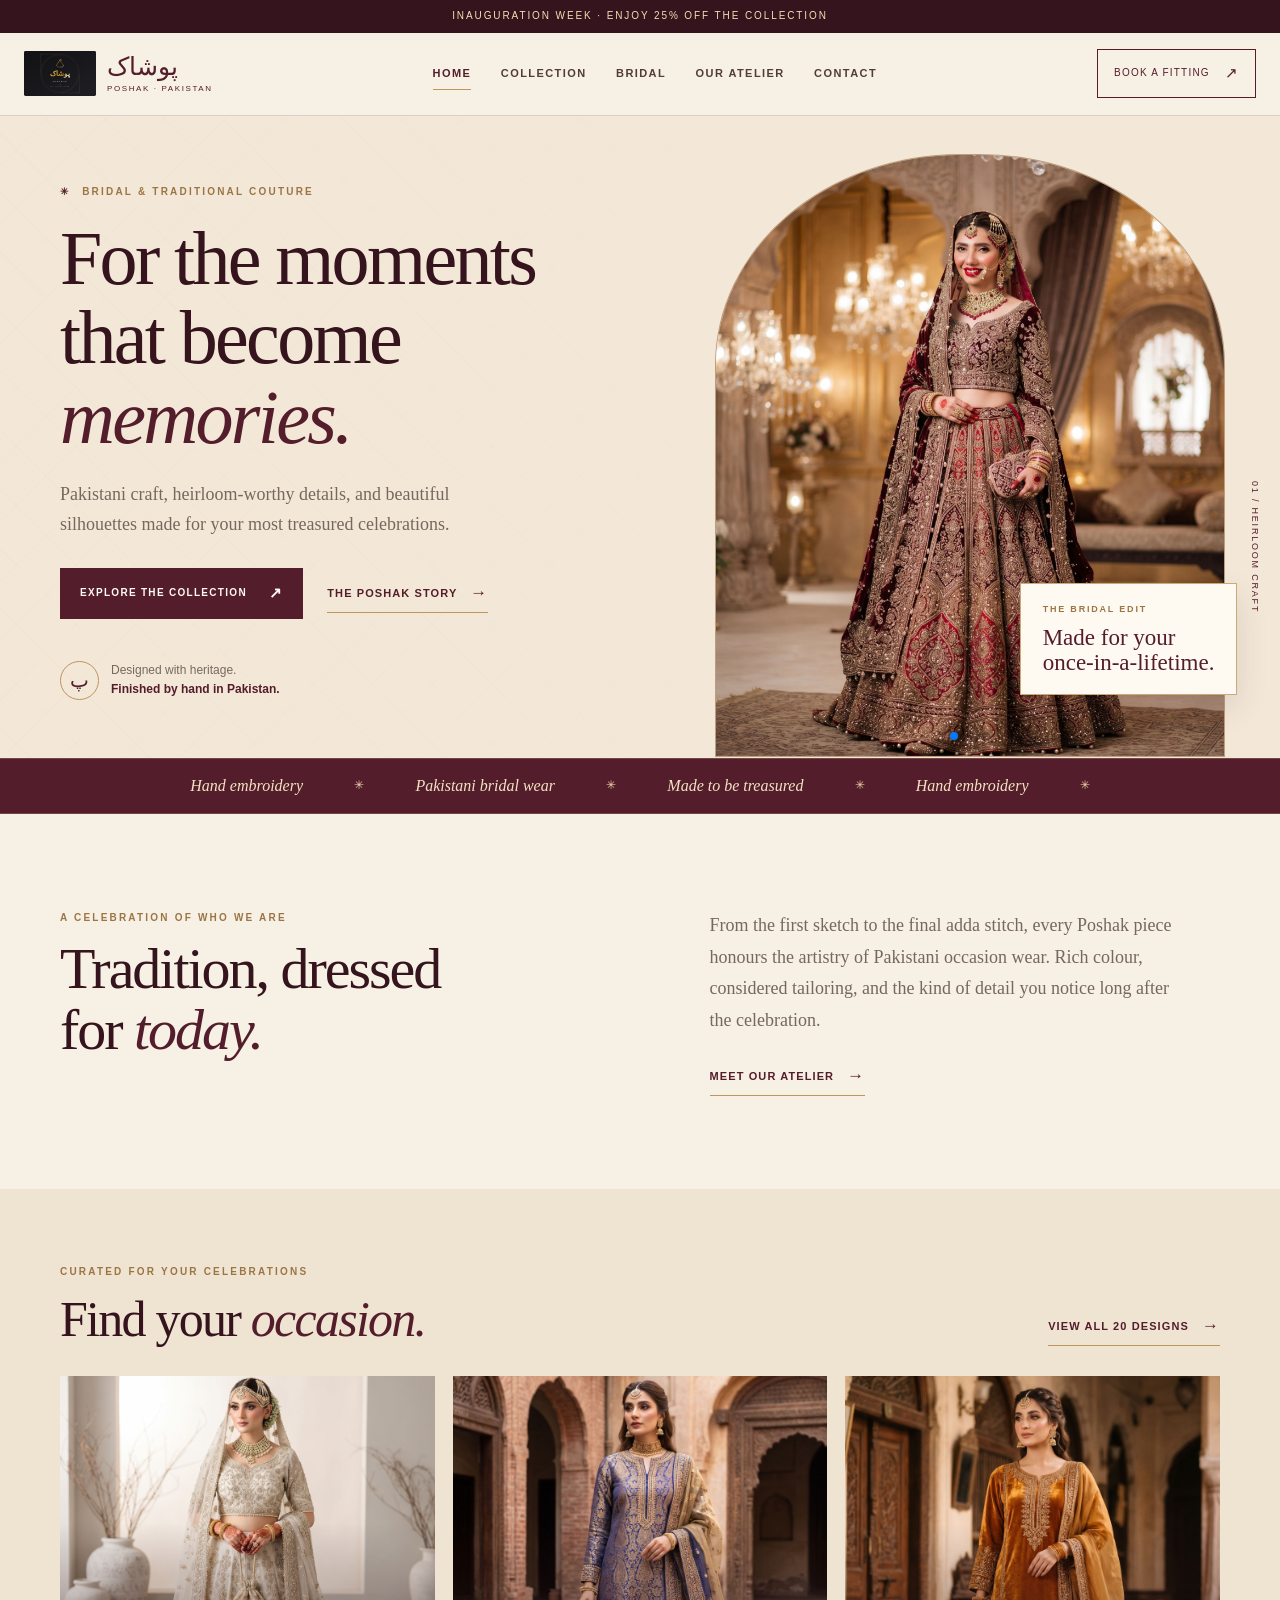
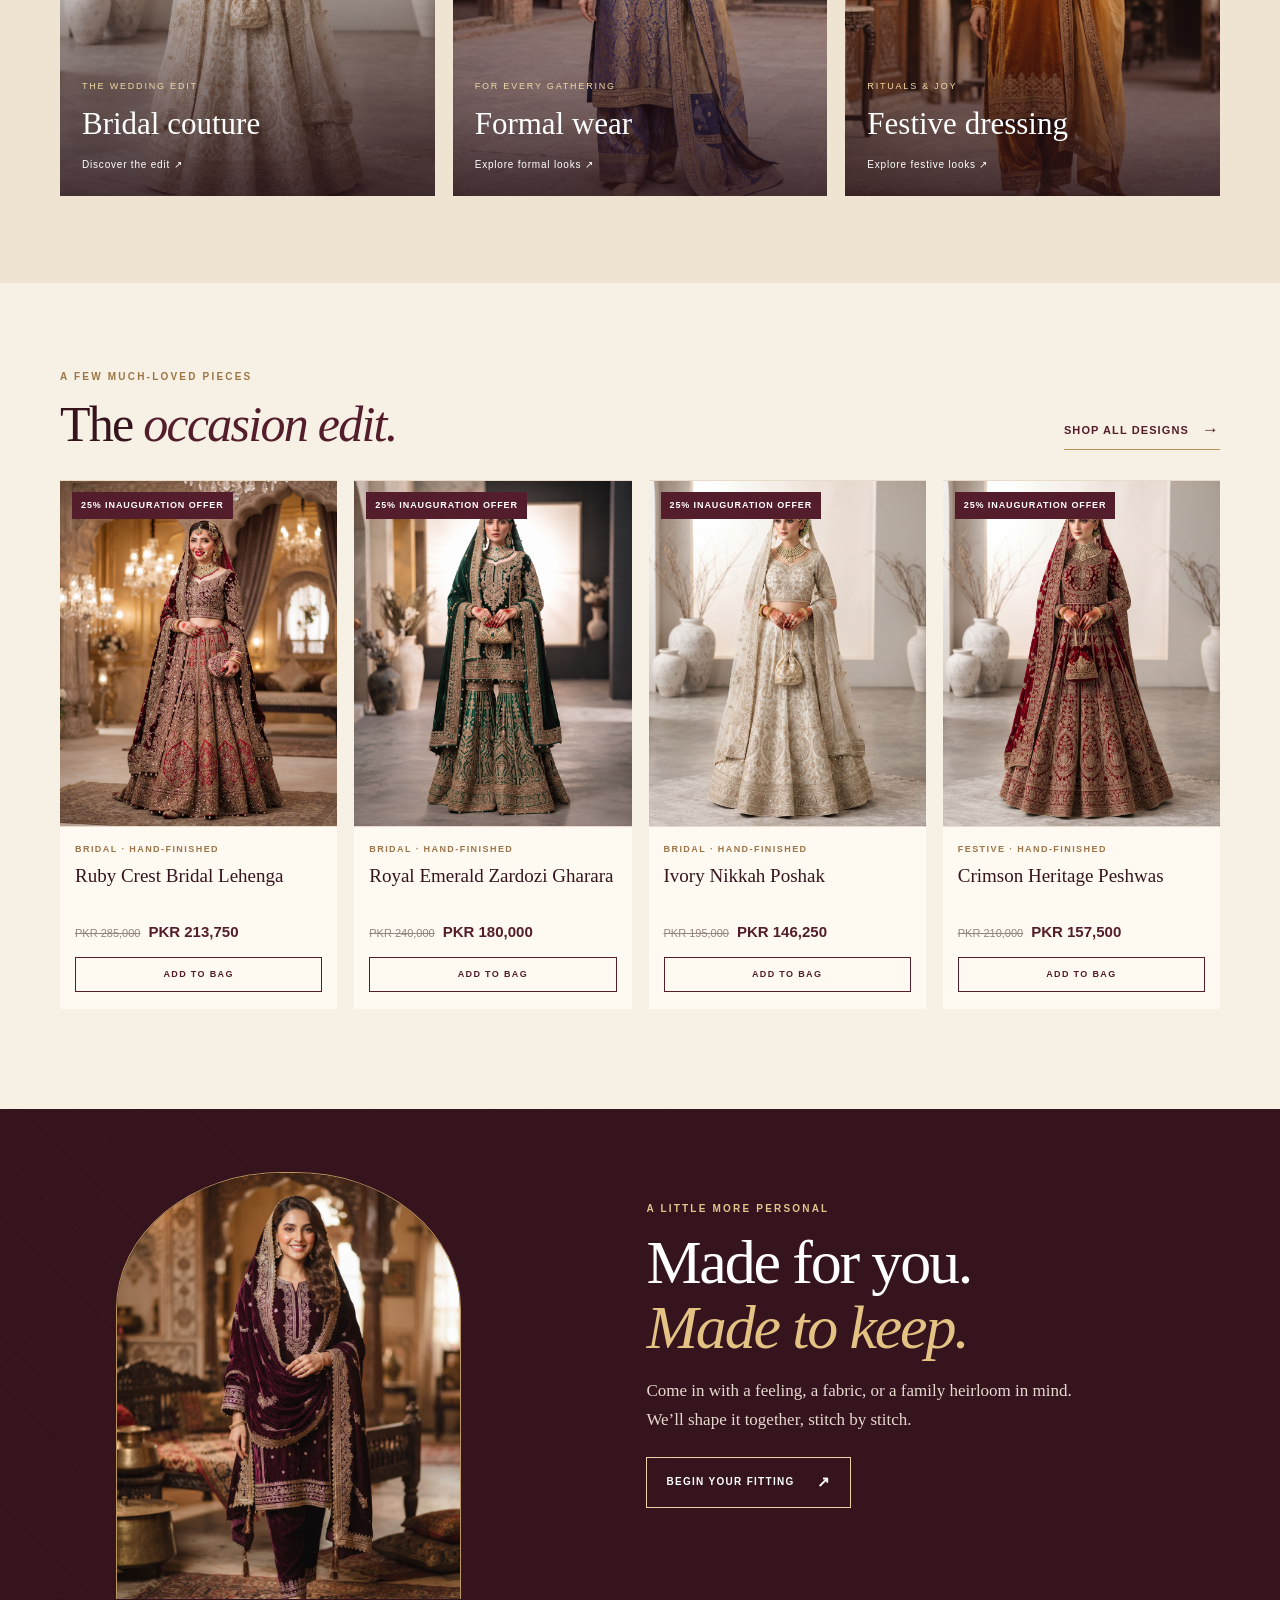
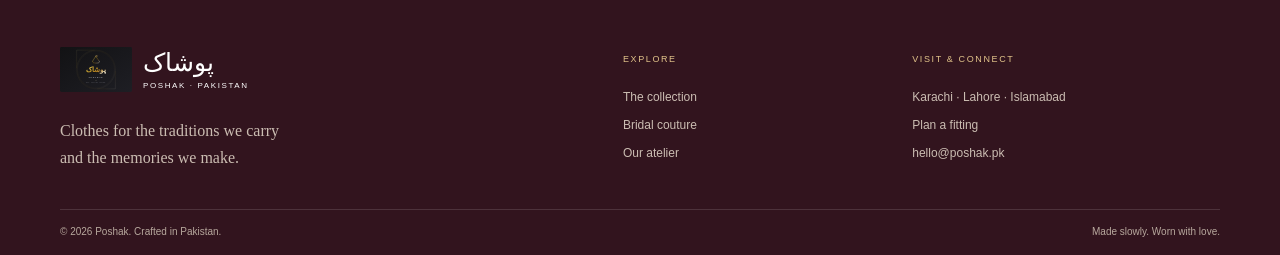
<file: index.html>
<!doctype html>
<html lang="en">
<head>
  <meta charset="utf-8">
  <meta name="viewport" content="width=device-width, initial-scale=1">
  <meta name="description" content="Poshak — Pakistani bridal and traditional wear, shaped by heritage and hand-finished for your celebrations.">
  <title>Poshak | Pakistani Bridal & Traditional Wear</title>
  <link rel="icon" href="assets/images/brand-mark.svg" type="image/svg+xml">
  <link rel="stylesheet" href="assets/vendor/swiper/swiper-bundle.min.css">
  <link rel="stylesheet" href="assets/vendor/aos/aos.css">
  <link rel="stylesheet" href="assets/vendor/lightbox/css/lightbox.min.css">
  <link rel="stylesheet" href="assets/css/tailwind.css">
  <link rel="stylesheet" href="assets/css/styles.css">
  <script defer src="assets/vendor/jquery/jquery.min.js"></script>
  <script defer src="assets/vendor/swiper/swiper-bundle.min.js"></script>
  <script defer src="assets/vendor/aos/aos.js"></script>
  <script defer src="assets/vendor/lightbox/js/lightbox.min.js"></script>
  <script defer src="assets/js/main.js"></script>
</head>
<body data-page="home">
  <div class="announcement">Inauguration week · Enjoy 25% off the collection</div>
  <header class="site-header">
    <div class="header-inner">
      <a class="brand" href="index.html" aria-label="Poshak home">
        <img src="assets/images/brand-mark.svg" alt="">
        <span><b>پوشاک</b><small>POSHAK · PAKISTAN</small></span>
      </a>
      <button class="menu-toggle" aria-label="Open navigation" aria-expanded="false">☰</button>
      <nav class="site-nav">
        <a class="current" href="index.html">Home</a>
        <a href="collection.html">Collection</a>
        <a href="bridal.html">Bridal</a>
        <a href="atelier.html">Our atelier</a>
        <a href="contact.html">Contact</a>
      </nav>
      <a class="header-appointment" href="contact.html">Book a fitting <span>↗</span></a>
    </div>
  </header>
  <main>
    <section class="hero">
      <div class="hero-copy">
        <p class="eyebrow"><span class="ornament">✳</span> Bridal & traditional couture</p>
        <h1>For the moments<br>that become <em>memories.</em></h1>
        <p class="hero-description">Pakistani craft, heirloom-worthy details, and beautiful silhouettes made for your most treasured celebrations.</p>
        <div class="hero-actions">
          <a class="button button-dark" href="collection.html">Explore the collection <span>↗</span></a>
          <a class="text-link" href="atelier.html">The Poshak story <span>→</span></a>
        </div>
        <div class="hero-note"><span class="mini-seal">پ</span><span>Designed with heritage.<br><b>Finished by hand in Pakistan.</b></span></div>
      </div>
      <div class="hero-art">
        <div class="arch-frame swiper hero-swiper">
          <div class="swiper-wrapper">
            <div class="swiper-slide"><img src="assets/images/web/Ruby Crest Bridal Lehenga.jpg" alt="Ruby Crest bridal lehenga"></div>
            <div class="swiper-slide"><img src="assets/images/web/Royal Emerald Zardozi Gharara.jpg" alt="Royal Emerald Zardozi Gharara"></div>
            <div class="swiper-slide"><img src="assets/images/web/Ivory Nikkah Poshak.jpg" alt="Ivory Nikkah Poshak"></div>
          </div>
          <div class="swiper-pagination"></div>
        </div>
        <div class="floating-note"><span>THE BRIDAL EDIT</span><b>Made for your<br>once-in-a-lifetime.</b></div>
        <span class="art-caption">01 / HEIRLOOM CRAFT</span>
      </div>
    </section>
    <div class="marquee"><span>Hand embroidery</span><i>✳</i><span>Pakistani bridal wear</span><i>✳</i><span>Made to be treasured</span><i>✳</i><span>Hand embroidery</span><i>✳</i></div>
    <section class="home-intro section-wrap">
      <div class="intro-heading"><p class="eyebrow">A celebration of who we are</p><h2>Tradition, dressed<br>for <em>today.</em></h2></div>
      <div class="intro-body"><p>From the first sketch to the final adda stitch, every Poshak piece honours the artistry of Pakistani occasion wear. Rich colour, considered tailoring, and the kind of detail you notice long after the celebration.</p><a class="text-link" href="atelier.html">Meet our atelier <span>→</span></a></div>
    </section>
    <section class="home-collections">
      <div class="section-wrap" data-aos="fade-up">
        <div class="section-heading"><div><p class="eyebrow">Curated for your celebrations</p><h2>Find your <em>occasion.</em></h2></div><a class="text-link" href="collection.html">View all 20 designs <span>→</span></a></div>
        <div class="category-grid">
          <a class="category-card" href="bridal.html"><img src="assets/images/web/Ivory Nikkah Poshak.jpg" alt="Ivory Nikkah Poshak"><span class="category-shade"></span><span class="category-caption"><small>THE WEDDING EDIT</small><b>Bridal couture</b><i>Discover the edit ↗</i></span></a>
          <a class="category-card" href="collection.html?category=Formal"><img src="assets/images/web/Royal Jamawar Kurta Set.jpg" alt="Royal Jamawar Kurta Set"><span class="category-shade"></span><span class="category-caption"><small>FOR EVERY GATHERING</small><b>Formal wear</b><i>Explore formal looks ↗</i></span></a>
          <a class="category-card" href="collection.html?category=Festive"><img src="assets/images/web/Golden Amber Velvet Shalwar Kameez.jpg" alt="Golden Amber Velvet Shalwar Kameez"><span class="category-shade"></span><span class="category-caption"><small>RITUALS & JOY</small><b>Festive dressing</b><i>Explore festive looks ↗</i></span></a>
        </div>
      </div>
    </section>
    <section class="featured-section section-wrap">
      <div class="section-heading"><div><p class="eyebrow">A few much-loved pieces</p><h2>The <em>occasion edit.</em></h2></div><a class="text-link" href="collection.html">Shop all designs <span>→</span></a></div>
      <div class="product-grid" id="productGrid" data-limit="4" data-aos="fade-up"></div>
    </section>
    <section class="craft-banner">
      <div class="craft-art" data-aos="fade-right"><img src="assets/images/web/Plum Velvet Winter Shawl Suit.jpg" alt="Plum Velvet Winter Shawl Suit"></div>
      <div class="craft-copy"><p class="eyebrow">A little more personal</p><h2>Made for you.<br><em>Made to keep.</em></h2><p>Come in with a feeling, a fabric, or a family heirloom in mind. We’ll shape it together, stitch by stitch.</p><a class="button button-light" href="contact.html">Begin your fitting <span>↗</span></a></div>
    </section>
  </main>
  <footer class="site-footer">
    <div class="footer-main"><div class="footer-brand"><a class="brand brand-light" href="index.html"><img src="assets/images/brand-mark.svg" alt=""><span><b>پوشاک</b><small>POSHAK · PAKISTAN</small></span></a><p>Clothes for the traditions we carry<br>and the memories we make.</p></div><div><h3>Explore</h3><a href="collection.html">The collection</a><a href="bridal.html">Bridal couture</a><a href="atelier.html">Our atelier</a></div><div><h3>Visit & connect</h3><p>Karachi · Lahore · Islamabad</p><a href="contact.html">Plan a fitting</a><a href="mailto:hello@poshak.pk">hello@poshak.pk</a></div></div>
    <div class="footer-bottom"><span>© <span data-year></span> Poshak. Crafted in Pakistan.</span><span>Made slowly. Worn with love.</span></div>
  </footer>
</body>
</html>
</file>
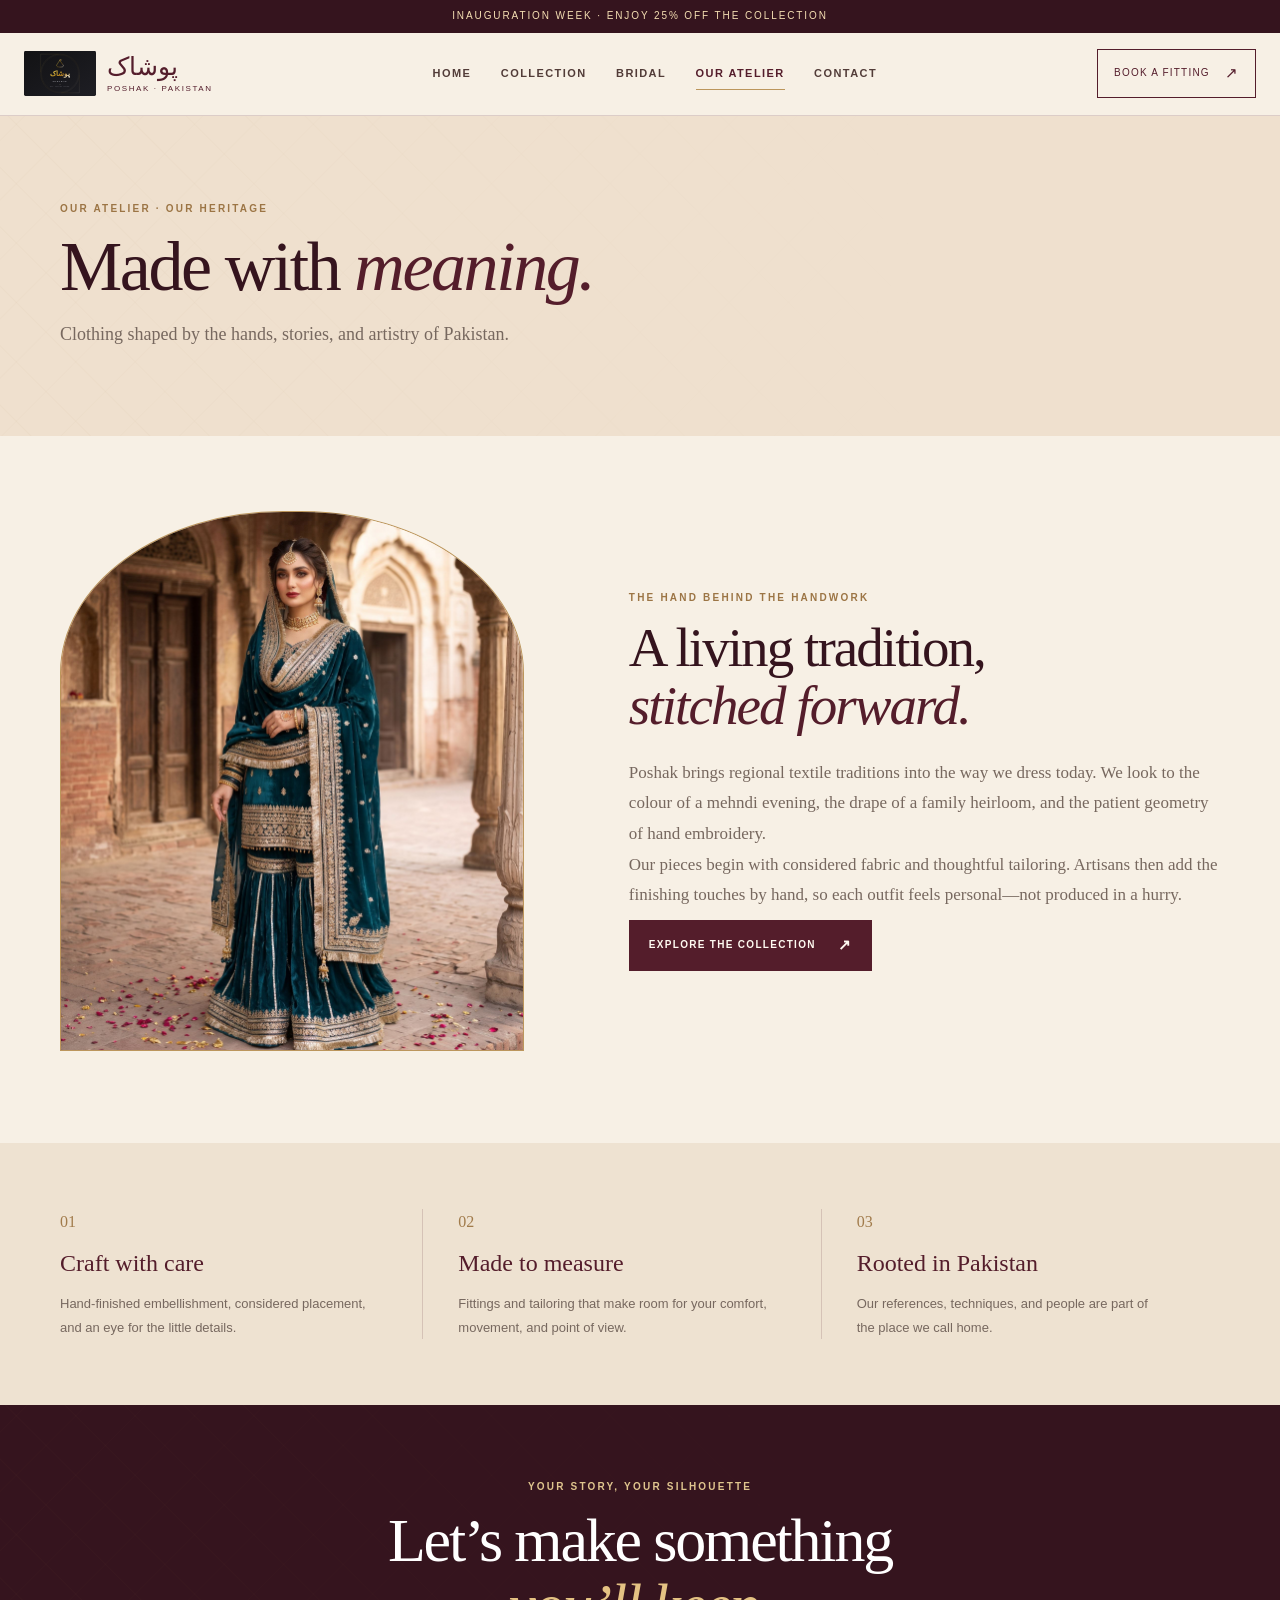
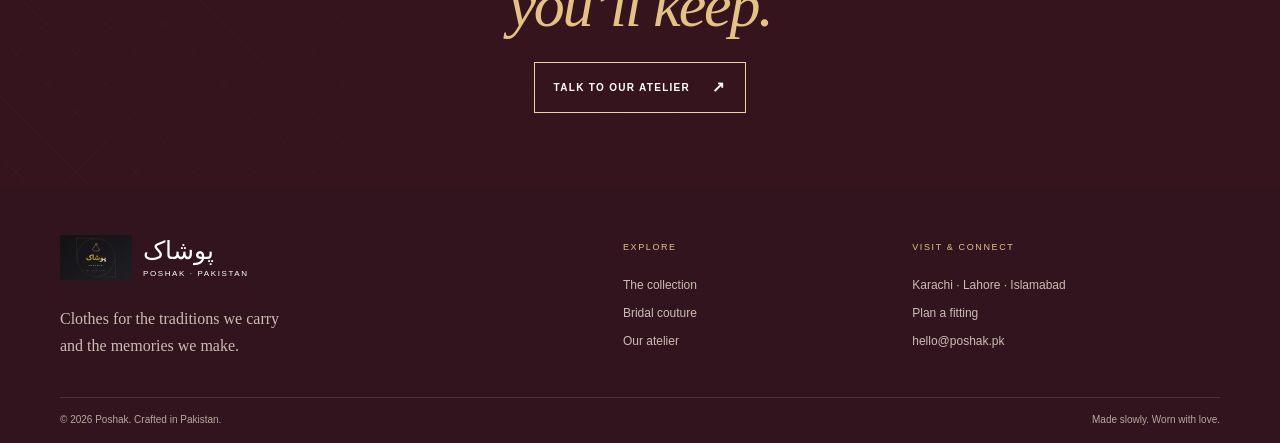
<file: atelier.html>
<!doctype html>
<html lang="en">
<head>
  <meta charset="utf-8"><meta name="viewport" content="width=device-width, initial-scale=1">
  <meta name="description" content="The Poshak atelier brings together Pakistani textile heritage, thoughtful design, and hand-finished clothing.">
  <title>Our Atelier | Poshak</title>
  <link rel="icon" href="assets/images/brand-mark.svg" type="image/svg+xml">
  <link rel="stylesheet" href="assets/vendor/swiper/swiper-bundle.min.css"><link rel="stylesheet" href="assets/vendor/aos/aos.css"><link rel="stylesheet" href="assets/vendor/lightbox/css/lightbox.min.css">
  <link rel="stylesheet" href="assets/css/tailwind.css"><link rel="stylesheet" href="assets/css/styles.css">
  <script defer src="assets/vendor/jquery/jquery.min.js"></script><script defer src="assets/vendor/swiper/swiper-bundle.min.js"></script><script defer src="assets/vendor/aos/aos.js"></script><script defer src="assets/vendor/lightbox/js/lightbox.min.js"></script>
  <script defer src="assets/js/main.js"></script>
</head>
<body data-page="atelier">
  <div class="announcement">Inauguration week · Enjoy 25% off the collection</div>
  <header class="site-header"><div class="header-inner">
    <a class="brand" href="index.html" aria-label="Poshak home"><img src="assets/images/brand-mark.svg" alt=""><span><b>پوشاک</b><small>POSHAK · PAKISTAN</small></span></a>
    <button class="menu-toggle" aria-label="Open navigation" aria-expanded="false">☰</button>
    <nav class="site-nav"><a href="index.html">Home</a><a href="collection.html">Collection</a><a href="bridal.html">Bridal</a><a class="current" href="atelier.html">Our atelier</a><a href="contact.html">Contact</a></nav>
    <a class="header-appointment" href="contact.html">Book a fitting <span>↗</span></a>
  </div></header>
  <main>
    <section class="page-hero atelier-hero"><div class="section-wrap"><p class="eyebrow">OUR ATELIER · OUR HERITAGE</p><h1>Made with <em>meaning.</em></h1><p>Clothing shaped by the hands, stories, and artistry of Pakistan.</p></div></section>
    <section class="atelier-story section-wrap"><div class="story-image" data-aos="fade-right"><img src="assets/images/web/Teal Blue Gota Kinari Poshak.jpg" alt="Teal Blue Gota Kinari Poshak"></div><div class="story-copy" data-aos="fade-left"><p class="eyebrow">THE HAND BEHIND THE HANDWORK</p><h2>A living tradition,<br><em>stitched forward.</em></h2><p>Poshak brings regional textile traditions into the way we dress today. We look to the colour of a mehndi evening, the drape of a family heirloom, and the patient geometry of hand embroidery.</p><p>Our pieces begin with considered fabric and thoughtful tailoring. Artisans then add the finishing touches by hand, so each outfit feels personal—not produced in a hurry.</p><a class="button button-dark" href="collection.html">Explore the collection <span>↗</span></a></div></section>
    <section class="craft-values"><div class="section-wrap"><div><span>01</span><h3>Craft with care</h3><p>Hand-finished embellishment, considered placement, and an eye for the little details.</p></div><div><span>02</span><h3>Made to measure</h3><p>Fittings and tailoring that make room for your comfort, movement, and point of view.</p></div><div><span>03</span><h3>Rooted in Pakistan</h3><p>Our references, techniques, and people are part of the place we call home.</p></div></div></section>
    <section class="atelier-cta"><p class="eyebrow">YOUR STORY, YOUR SILHOUETTE</p><h2>Let’s make something<br><em>you’ll keep.</em></h2><a class="button button-light" href="contact.html">Talk to our atelier <span>↗</span></a></section>
  </main>
  <footer class="site-footer"><div class="footer-main"><div class="footer-brand"><a class="brand brand-light" href="index.html"><img src="assets/images/brand-mark.svg" alt=""><span><b>پوشاک</b><small>POSHAK · PAKISTAN</small></span></a><p>Clothes for the traditions we carry<br>and the memories we make.</p></div><div><h3>Explore</h3><a href="collection.html">The collection</a><a href="bridal.html">Bridal couture</a><a href="atelier.html">Our atelier</a></div><div><h3>Visit & connect</h3><p>Karachi · Lahore · Islamabad</p><a href="contact.html">Plan a fitting</a><a href="mailto:hello@poshak.pk">hello@poshak.pk</a></div></div><div class="footer-bottom"><span>© <span data-year></span> Poshak. Crafted in Pakistan.</span><span>Made slowly. Worn with love.</span></div></footer>
</body>
</html>
</file>
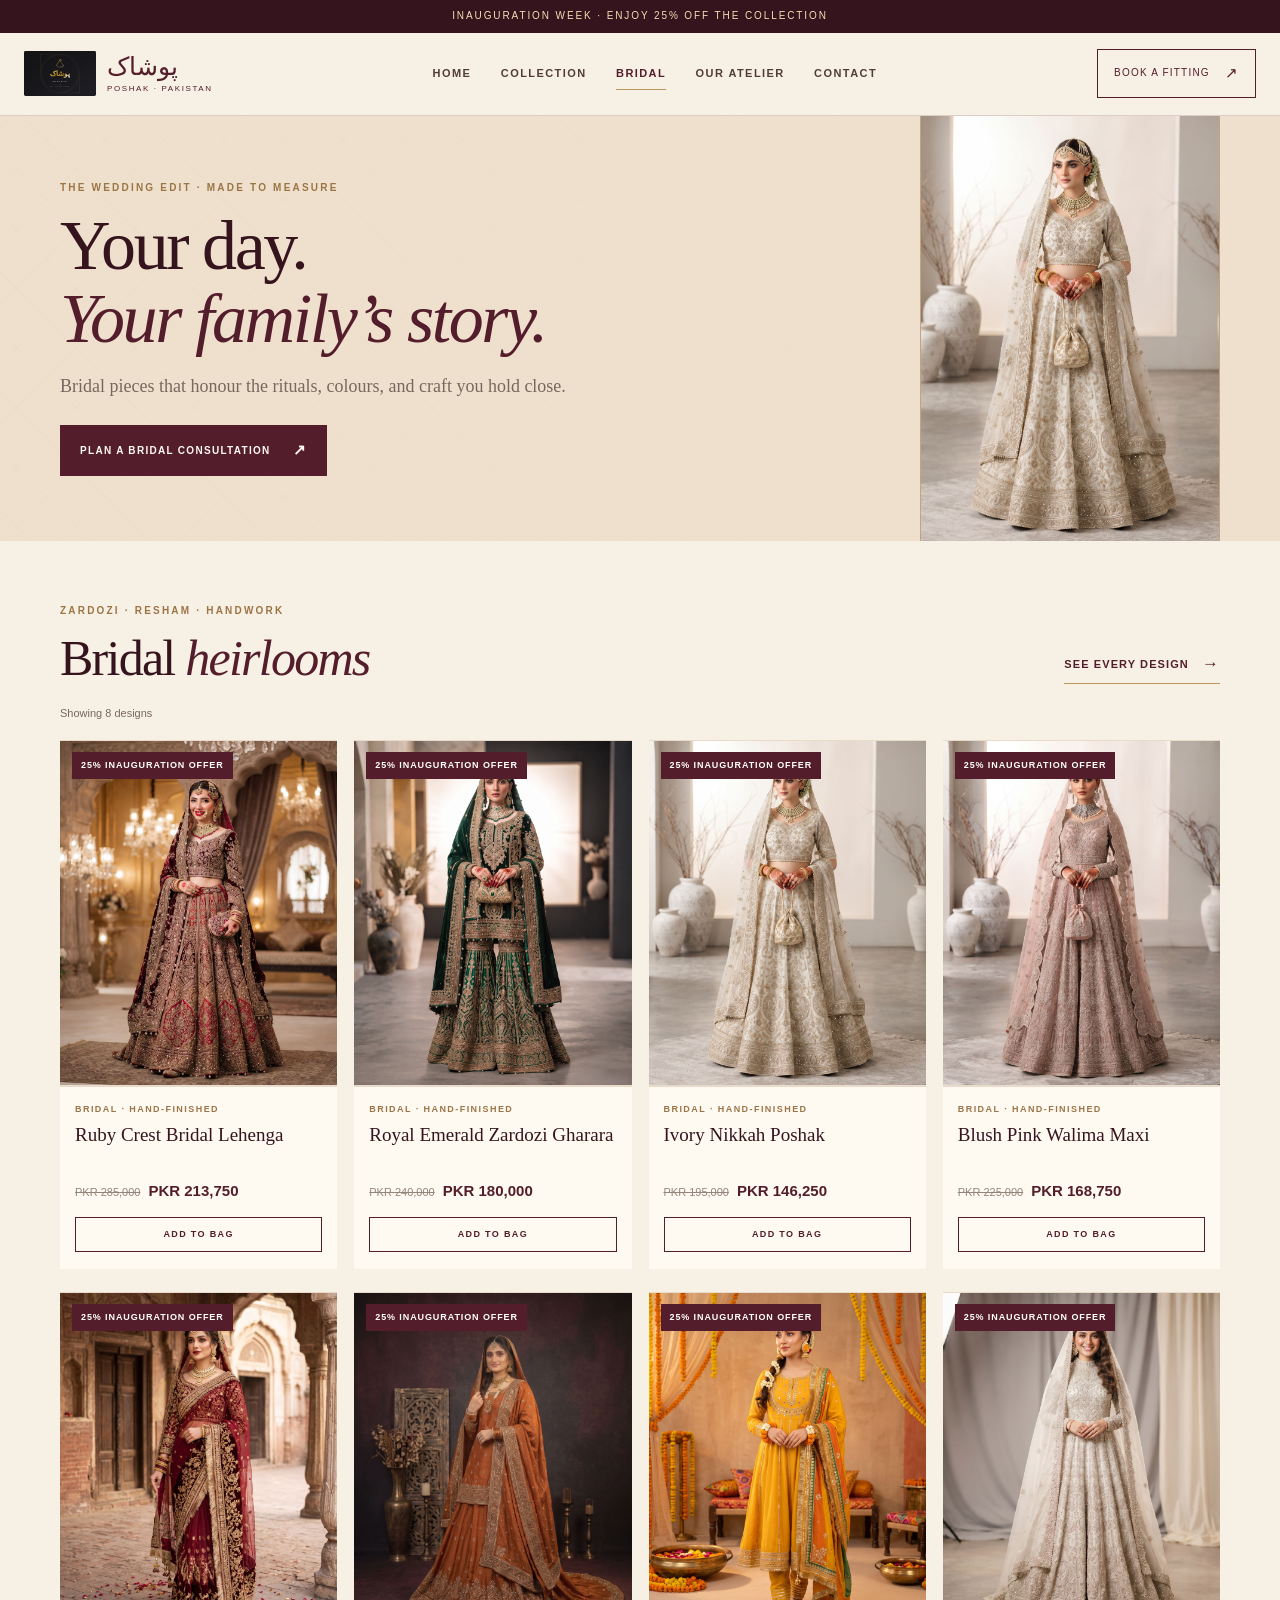
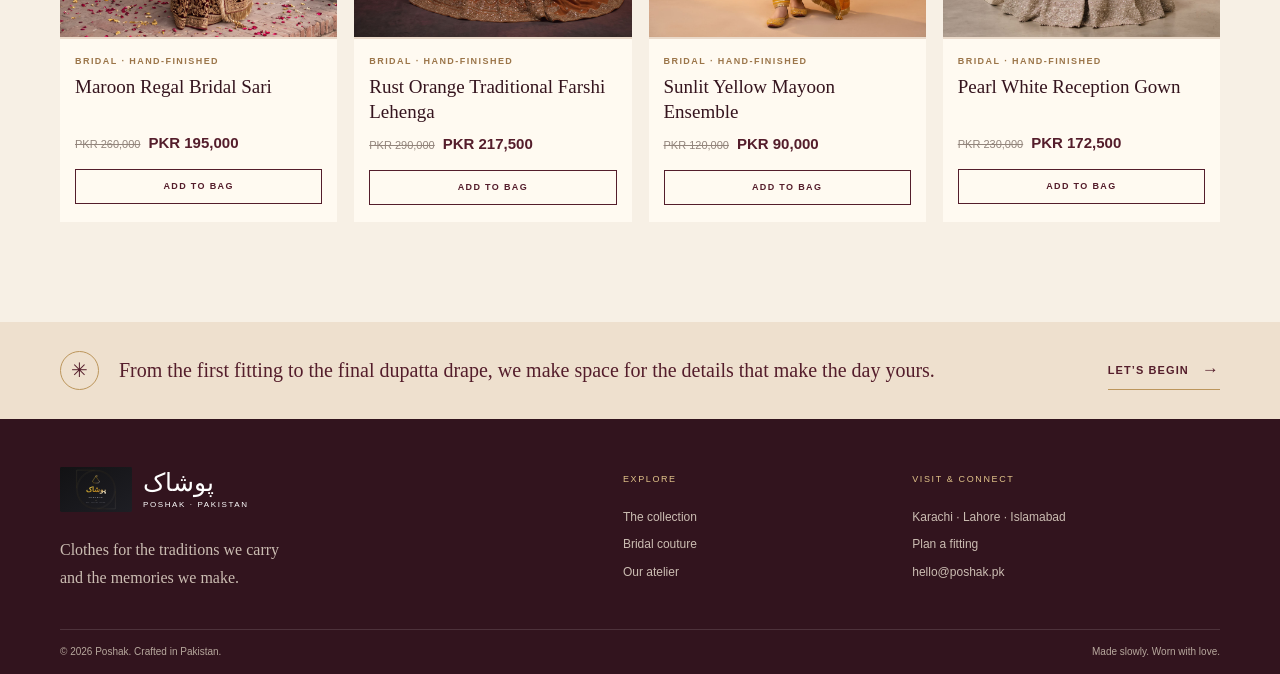
<file: bridal.html>
<!doctype html>
<html lang="en">
<head>
  <meta charset="utf-8"><meta name="viewport" content="width=device-width, initial-scale=1">
  <meta name="description" content="Discover Poshak bridal lehengas, peshwas, and wedding ensembles with traditional Pakistani detailing.">
  <title>Bridal Couture | Poshak</title>
  <link rel="icon" href="assets/images/brand-mark.svg" type="image/svg+xml">
  <link rel="stylesheet" href="assets/vendor/swiper/swiper-bundle.min.css"><link rel="stylesheet" href="assets/vendor/aos/aos.css"><link rel="stylesheet" href="assets/vendor/lightbox/css/lightbox.min.css">
  <link rel="stylesheet" href="assets/css/tailwind.css"><link rel="stylesheet" href="assets/css/styles.css">
  <script defer src="assets/vendor/jquery/jquery.min.js"></script><script defer src="assets/vendor/swiper/swiper-bundle.min.js"></script><script defer src="assets/vendor/aos/aos.js"></script><script defer src="assets/vendor/lightbox/js/lightbox.min.js"></script>
  <script defer src="assets/js/main.js"></script>
</head>
<body data-page="bridal">
  <div class="announcement">Inauguration week · Enjoy 25% off the collection</div>
  <header class="site-header"><div class="header-inner">
    <a class="brand" href="index.html" aria-label="Poshak home"><img src="assets/images/brand-mark.svg" alt=""><span><b>پوشاک</b><small>POSHAK · PAKISTAN</small></span></a>
    <button class="menu-toggle" aria-label="Open navigation" aria-expanded="false">☰</button>
    <nav class="site-nav"><a href="index.html">Home</a><a href="collection.html">Collection</a><a class="current" href="bridal.html">Bridal</a><a href="atelier.html">Our atelier</a><a href="contact.html">Contact</a></nav>
    <a class="header-appointment" href="contact.html">Book a fitting <span>↗</span></a>
  </div></header>
  <main>
    <section class="page-hero bridal-hero"><div class="section-wrap"><p class="eyebrow">THE WEDDING EDIT · MADE TO MEASURE</p><h1>Your day.<br><em>Your family’s story.</em></h1><p>Bridal pieces that honour the rituals, colours, and craft you hold close.</p><a class="button button-dark" href="contact.html">Plan a bridal consultation <span>↗</span></a></div><img class="page-hero-art" src="assets/images/web/Ivory Nikkah Poshak.jpg" alt="Ivory Nikkah Poshak"></section>
    <section class="catalog-section section-wrap"><div class="catalog-toolbar" data-aos="fade-up"><div><p class="eyebrow">ZARDOZI · RESHAM · HANDWORK</p><h2>Bridal <em>heirlooms</em></h2></div><a class="text-link" href="collection.html">See every design <span>→</span></a></div><p class="catalog-count" id="catalogCount"></p><div class="product-grid catalog-grid" id="productGrid" data-aos="fade-up"></div></section>
    <section class="bridal-note"><div class="section-wrap"><span class="mini-seal">✳</span><p>From the first fitting to the final dupatta drape, we make space for the details that make the day yours.</p><a class="text-link" href="contact.html">Let’s begin <span>→</span></a></div></section>
  </main>
  <footer class="site-footer"><div class="footer-main"><div class="footer-brand"><a class="brand brand-light" href="index.html"><img src="assets/images/brand-mark.svg" alt=""><span><b>پوشاک</b><small>POSHAK · PAKISTAN</small></span></a><p>Clothes for the traditions we carry<br>and the memories we make.</p></div><div><h3>Explore</h3><a href="collection.html">The collection</a><a href="bridal.html">Bridal couture</a><a href="atelier.html">Our atelier</a></div><div><h3>Visit & connect</h3><p>Karachi · Lahore · Islamabad</p><a href="contact.html">Plan a fitting</a><a href="mailto:hello@poshak.pk">hello@poshak.pk</a></div></div><div class="footer-bottom"><span>© <span data-year></span> Poshak. Crafted in Pakistan.</span><span>Made slowly. Worn with love.</span></div></footer>
</body>
</html>
</file>
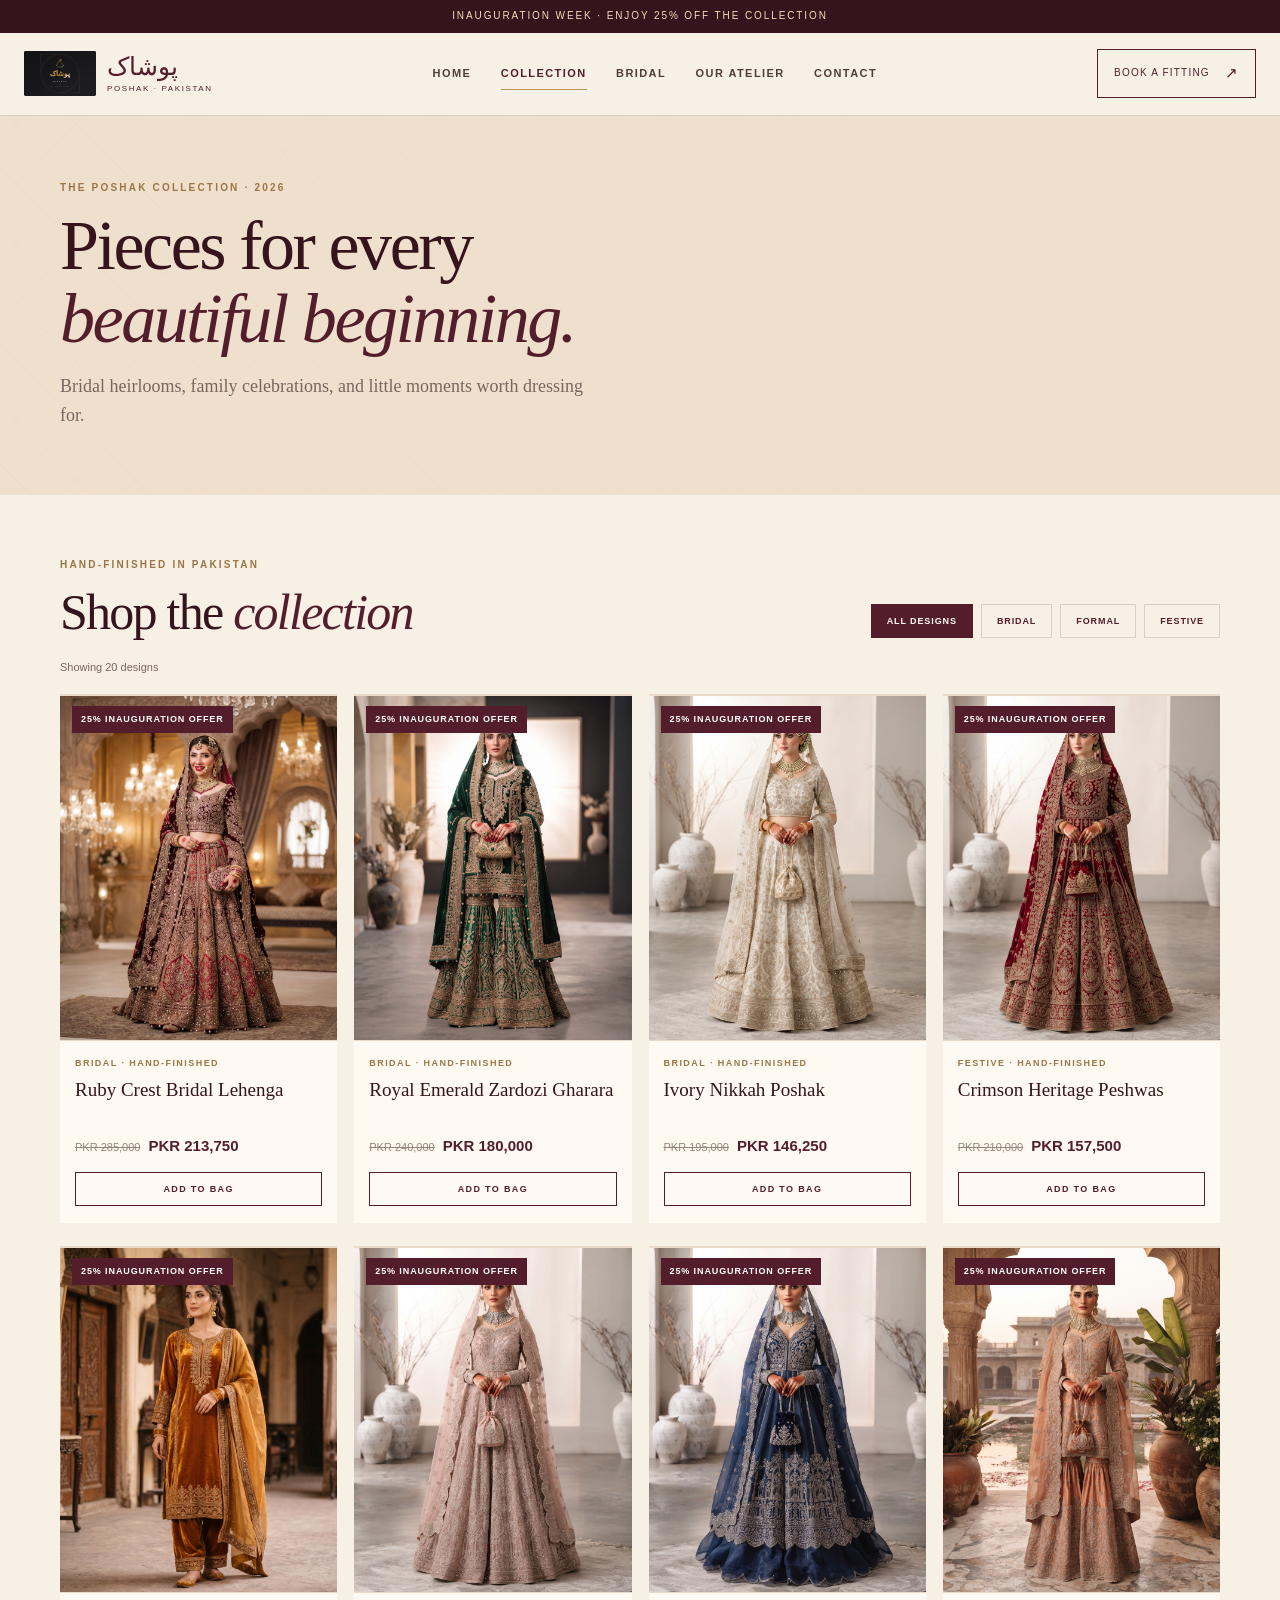
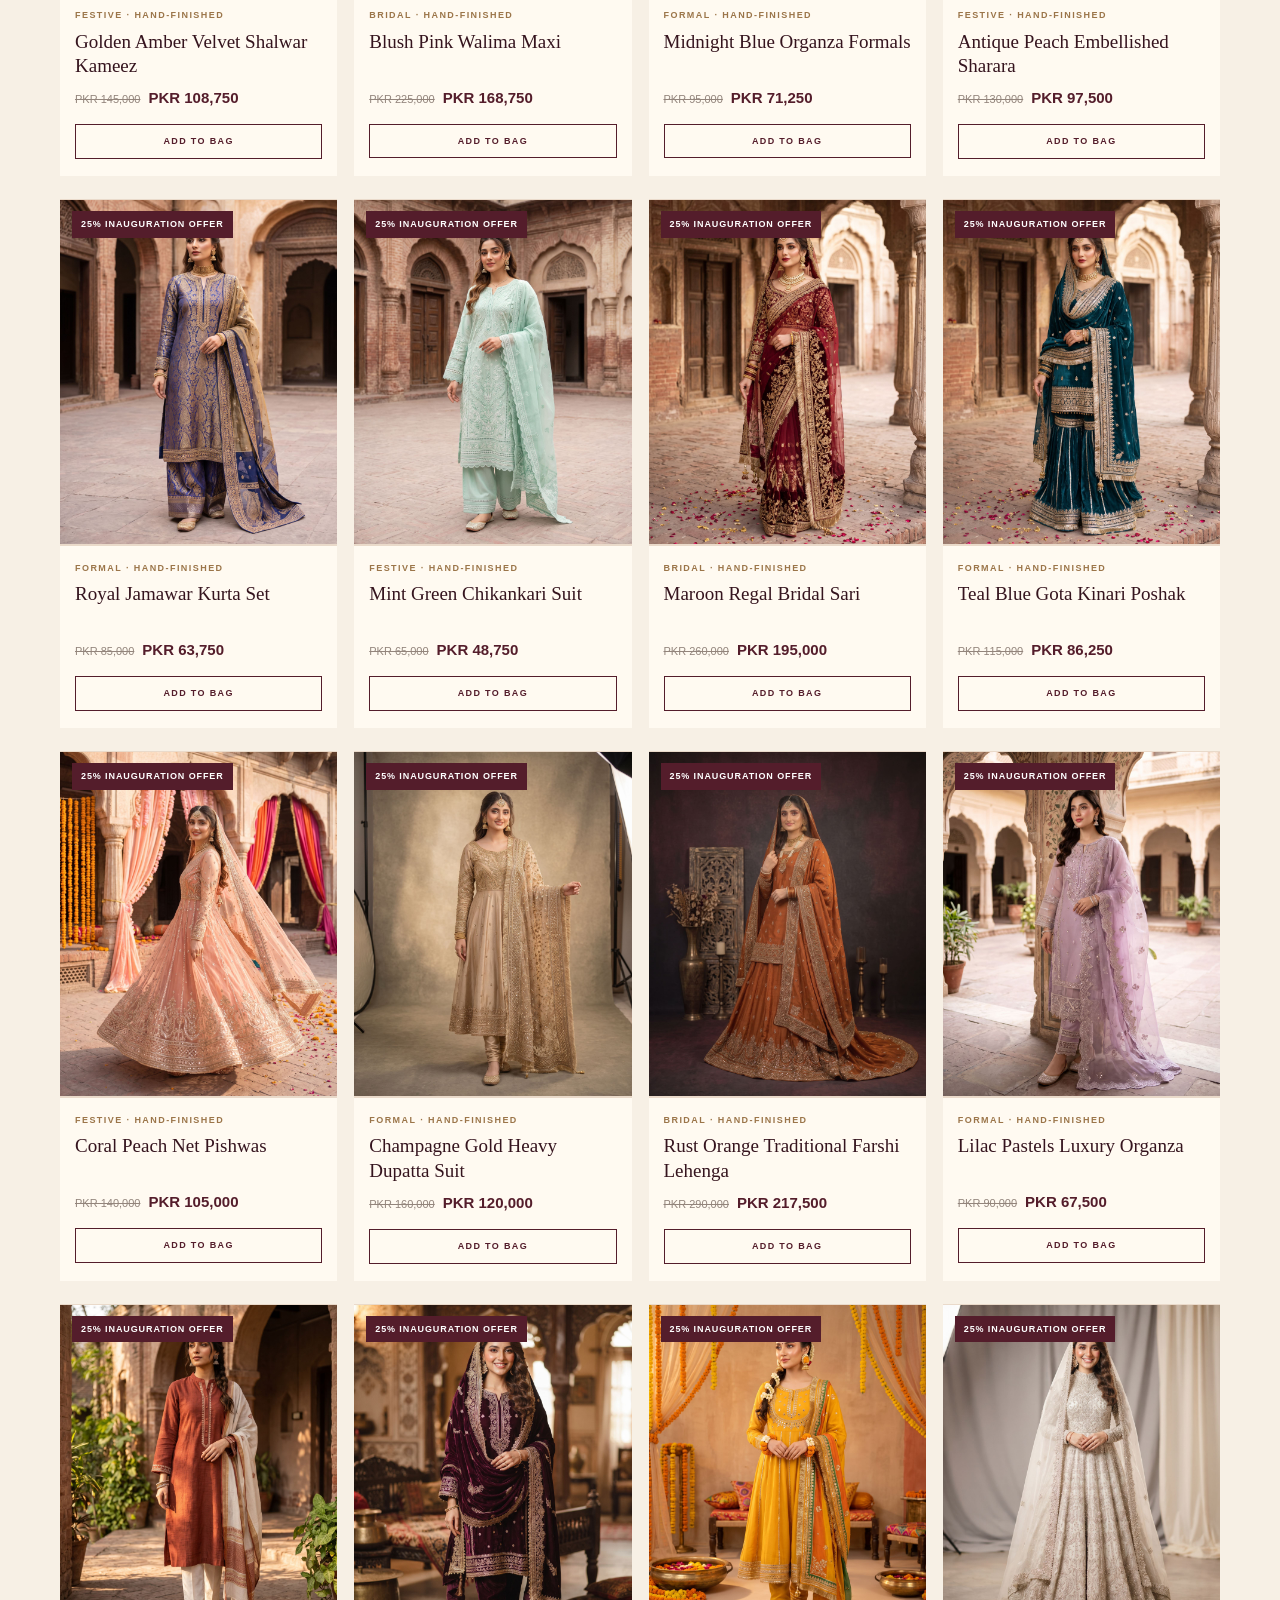
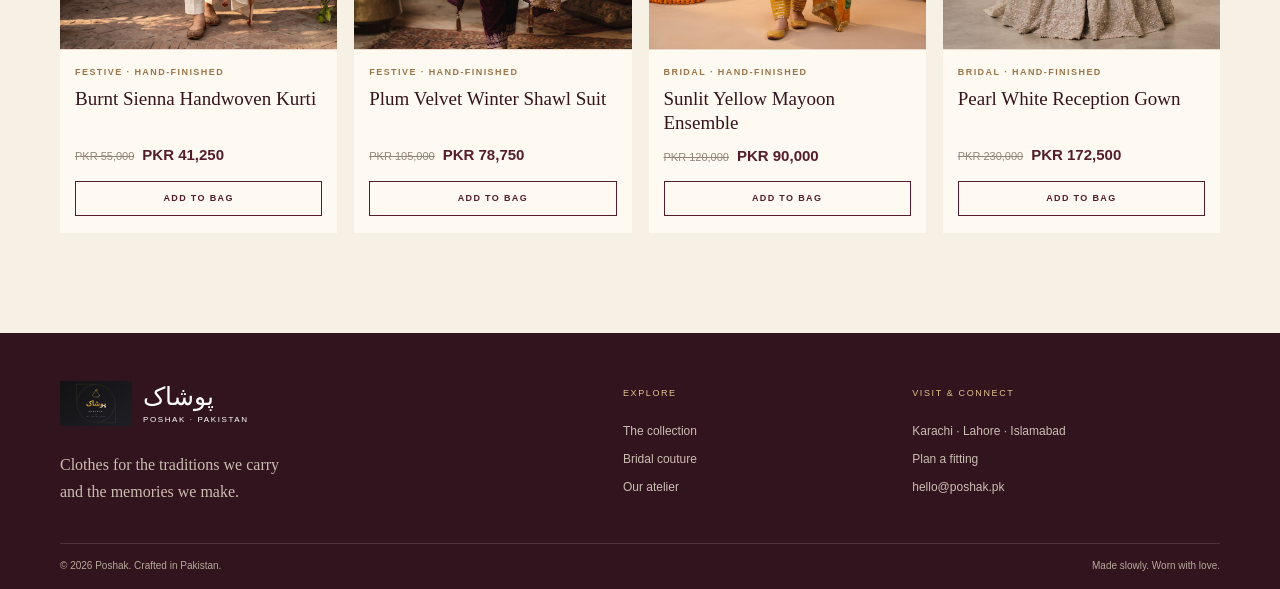
<file: collection.html>
<!doctype html>
<html lang="en">
<head>
  <meta charset="utf-8"><meta name="viewport" content="width=device-width, initial-scale=1">
  <meta name="description" content="Explore Poshak's Pakistani bridal, formal, and festive clothing collection.">
  <title>The Collection | Poshak</title>
  <link rel="icon" href="assets/images/brand-mark.svg" type="image/svg+xml">
  <link rel="stylesheet" href="assets/vendor/swiper/swiper-bundle.min.css"><link rel="stylesheet" href="assets/vendor/aos/aos.css"><link rel="stylesheet" href="assets/vendor/lightbox/css/lightbox.min.css">
  <link rel="stylesheet" href="assets/css/tailwind.css"><link rel="stylesheet" href="assets/css/styles.css">
  <script defer src="assets/vendor/jquery/jquery.min.js"></script><script defer src="assets/vendor/swiper/swiper-bundle.min.js"></script><script defer src="assets/vendor/aos/aos.js"></script><script defer src="assets/vendor/lightbox/js/lightbox.min.js"></script>
  <script defer src="assets/js/main.js"></script>
</head>
<body data-page="collection">
  <div class="announcement">Inauguration week · Enjoy 25% off the collection</div>
  <header class="site-header"><div class="header-inner">
    <a class="brand" href="index.html" aria-label="Poshak home"><img src="assets/images/brand-mark.svg" alt=""><span><b>پوشاک</b><small>POSHAK · PAKISTAN</small></span></a>
    <button class="menu-toggle" aria-label="Open navigation" aria-expanded="false">☰</button>
    <nav class="site-nav"><a href="index.html">Home</a><a class="current" href="collection.html">Collection</a><a href="bridal.html">Bridal</a><a href="atelier.html">Our atelier</a><a href="contact.html">Contact</a></nav>
    <a class="header-appointment" href="contact.html">Book a fitting <span>↗</span></a>
  </div></header>
  <main>
    <section class="page-hero collection-hero"><div class="section-wrap"><p class="eyebrow">THE POSHAK COLLECTION · 2026</p><h1>Pieces for every<br><em>beautiful beginning.</em></h1><p>Bridal heirlooms, family celebrations, and little moments worth dressing for.</p></div></section>
    <section class="catalog-section section-wrap">
      <div class="catalog-toolbar" data-aos="fade-up"><div><p class="eyebrow">HAND-FINISHED IN PAKISTAN</p><h2>Shop the <em>collection</em></h2></div><div class="filters" role="group" aria-label="Filter by collection"><button class="filter-btn active" data-filter="all">All designs</button><button class="filter-btn" data-filter="Bridal">Bridal</button><button class="filter-btn" data-filter="Formal">Formal</button><button class="filter-btn" data-filter="Festive">Festive</button></div></div>
      <p class="catalog-count" id="catalogCount"></p><div class="product-grid catalog-grid" id="productGrid" data-aos="fade-up"></div>
    </section>
  </main>
  <footer class="site-footer"><div class="footer-main"><div class="footer-brand"><a class="brand brand-light" href="index.html"><img src="assets/images/brand-mark.svg" alt=""><span><b>پوشاک</b><small>POSHAK · PAKISTAN</small></span></a><p>Clothes for the traditions we carry<br>and the memories we make.</p></div><div><h3>Explore</h3><a href="collection.html">The collection</a><a href="bridal.html">Bridal couture</a><a href="atelier.html">Our atelier</a></div><div><h3>Visit & connect</h3><p>Karachi · Lahore · Islamabad</p><a href="contact.html">Plan a fitting</a><a href="mailto:hello@poshak.pk">hello@poshak.pk</a></div></div><div class="footer-bottom"><span>© <span data-year></span> Poshak. Crafted in Pakistan.</span><span>Made slowly. Worn with love.</span></div></footer>
</body>
</html>
</file>
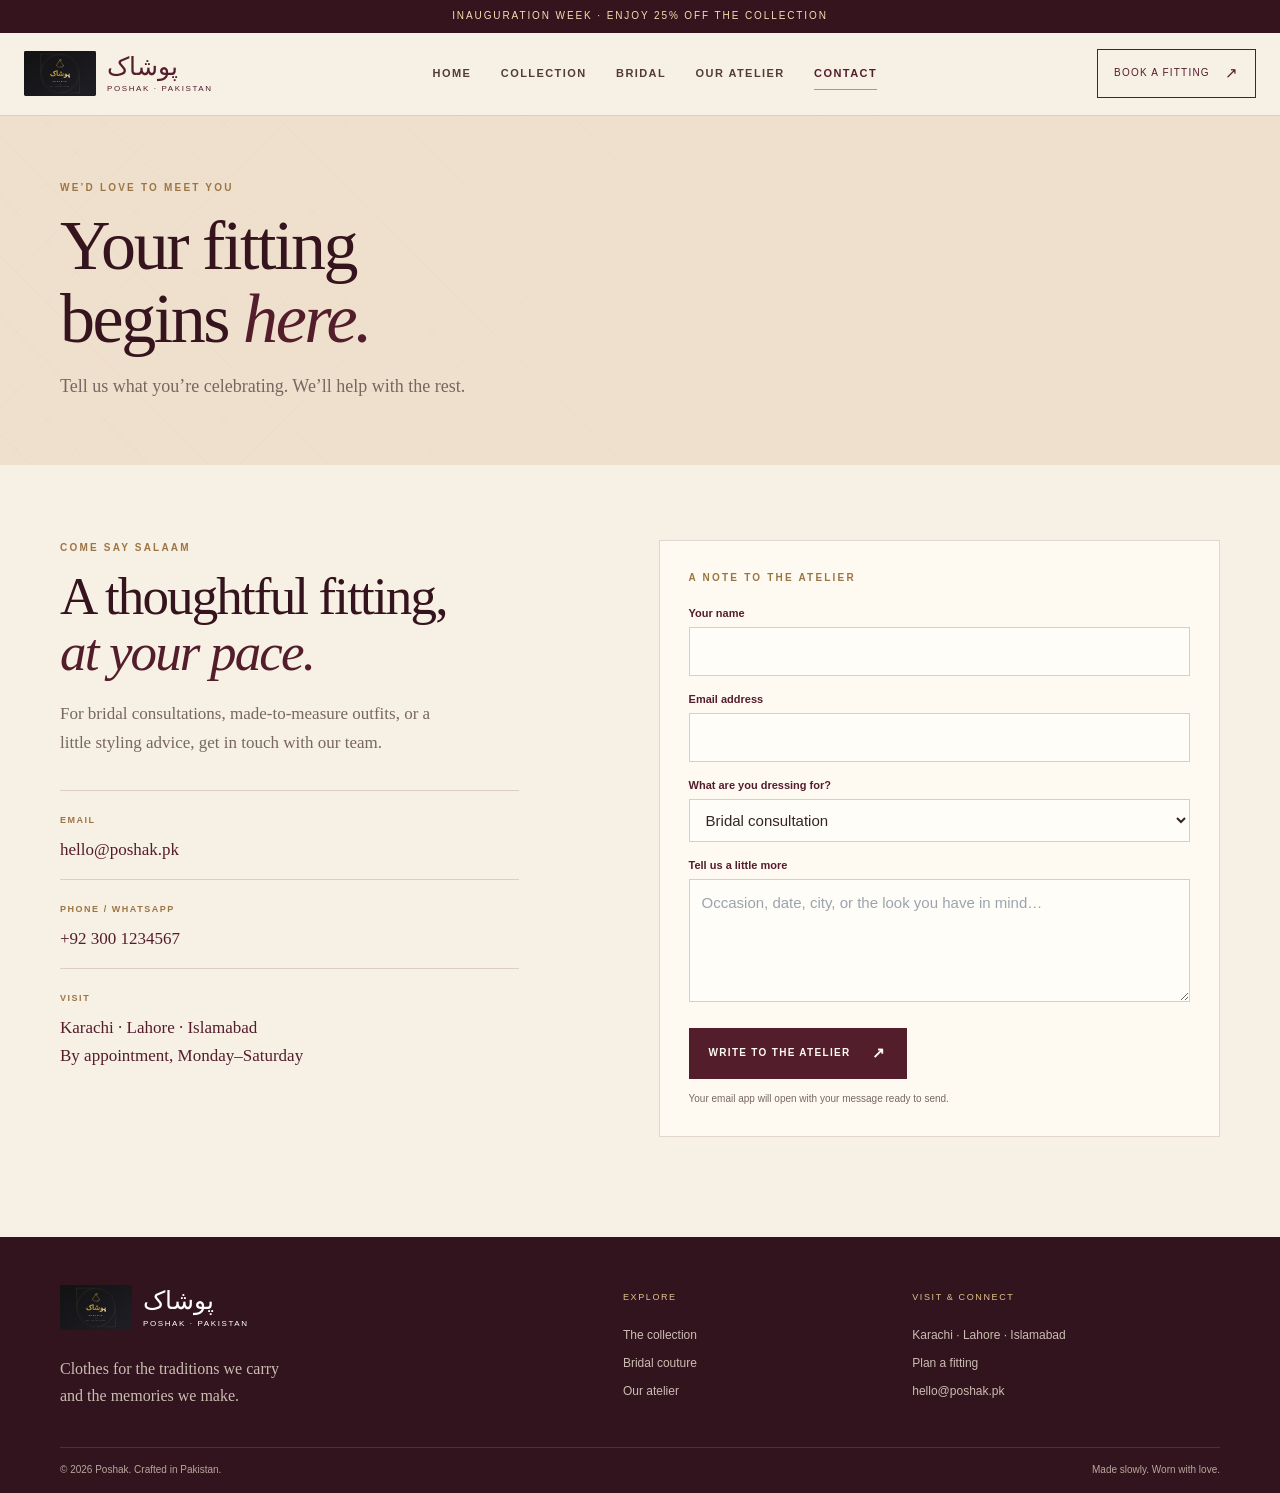
<file: contact.html>
<!doctype html>
<html lang="en">
<head>
  <meta charset="utf-8"><meta name="viewport" content="width=device-width, initial-scale=1">
  <meta name="description" content="Contact Poshak to arrange a bridal consultation, made-to-measure fitting, or visit to our atelier.">
  <title>Book a Fitting | Poshak</title>
  <link rel="icon" href="assets/images/brand-mark.svg" type="image/svg+xml">
  <link rel="stylesheet" href="assets/vendor/swiper/swiper-bundle.min.css"><link rel="stylesheet" href="assets/vendor/aos/aos.css"><link rel="stylesheet" href="assets/vendor/lightbox/css/lightbox.min.css">
  <link rel="stylesheet" href="assets/css/tailwind.css"><link rel="stylesheet" href="assets/css/styles.css">
  <script defer src="assets/vendor/jquery/jquery.min.js"></script><script defer src="assets/vendor/swiper/swiper-bundle.min.js"></script><script defer src="assets/vendor/aos/aos.js"></script><script defer src="assets/vendor/lightbox/js/lightbox.min.js"></script>
  <script defer src="assets/js/main.js"></script>
</head>
<body data-page="contact">
  <div class="announcement">Inauguration week · Enjoy 25% off the collection</div>
  <header class="site-header"><div class="header-inner">
    <a class="brand" href="index.html" aria-label="Poshak home"><img src="assets/images/brand-mark.svg" alt=""><span><b>پوشاک</b><small>POSHAK · PAKISTAN</small></span></a>
    <button class="menu-toggle" aria-label="Open navigation" aria-expanded="false">☰</button>
    <nav class="site-nav"><a href="index.html">Home</a><a href="collection.html">Collection</a><a href="bridal.html">Bridal</a><a href="atelier.html">Our atelier</a><a class="current" href="contact.html">Contact</a></nav>
    <a class="header-appointment" href="contact.html">Book a fitting <span>↗</span></a>
  </div></header>
  <main>
    <section class="page-hero contact-hero"><div class="section-wrap"><p class="eyebrow">WE’D LOVE TO MEET YOU</p><h1>Your fitting<br>begins <em>here.</em></h1><p>Tell us what you’re celebrating. We’ll help with the rest.</p></div></section>
    <section class="contact-section section-wrap">
      <div class="contact-details" data-aos="fade-right"><p class="eyebrow">COME SAY SALAAM</p><h2>A thoughtful fitting,<br><em>at your pace.</em></h2><p>For bridal consultations, made-to-measure outfits, or a little styling advice, get in touch with our team.</p><div class="contact-item"><span>EMAIL</span><a href="mailto:hello@poshak.pk">hello@poshak.pk</a></div><div class="contact-item"><span>PHONE / WHATSAPP</span><a href="tel:+923001234567">+92 300 1234567</a></div><div class="contact-item"><span>VISIT</span><p>Karachi · Lahore · Islamabad<br>By appointment, Monday–Saturday</p></div></div>
      <form class="contact-form" id="contactForm" action="mailto:hello@poshak.pk" method="post" enctype="text/plain"><p class="eyebrow">A NOTE TO THE ATELIER</p><label for="visitorName">Your name</label><input id="visitorName" name="Name" required autocomplete="name"><label for="visitorEmail">Email address</label><input id="visitorEmail" name="Email" type="email" required autocomplete="email"><label for="occasion">What are you dressing for?</label><select id="occasion" name="Occasion"><option>Bridal consultation</option><option>Wedding guest / formal</option><option>Festive wear</option><option>Something else</option></select><label for="message">Tell us a little more</label><textarea id="message" name="Message" rows="4" placeholder="Occasion, date, city, or the look you have in mind…"></textarea><button class="button button-dark" type="submit">Write to the atelier <span>↗</span></button><p class="form-note">Your email app will open with your message ready to send.</p></form>
    </section>
  </main>
  <footer class="site-footer"><div class="footer-main"><div class="footer-brand"><a class="brand brand-light" href="index.html"><img src="assets/images/brand-mark.svg" alt=""><span><b>پوشاک</b><small>POSHAK · PAKISTAN</small></span></a><p>Clothes for the traditions we carry<br>and the memories we make.</p></div><div><h3>Explore</h3><a href="collection.html">The collection</a><a href="bridal.html">Bridal couture</a><a href="atelier.html">Our atelier</a></div><div><h3>Visit & connect</h3><p>Karachi · Lahore · Islamabad</p><a href="contact.html">Plan a fitting</a><a href="mailto:hello@poshak.pk">hello@poshak.pk</a></div></div><div class="footer-bottom"><span>© <span data-year></span> Poshak. Crafted in Pakistan.</span><span>Made slowly. Worn with love.</span></div></footer>
</body>
</html>
</file>
<file: assets/css/styles.css>
:root {
  --wine: #541d2b;
  --wine-dark: #35141e;
  --wine-soft: #783846;
  --gold: #bc965c;
  --gold-light: #ead4a6;
  --ivory: #f7f0e5;
  --paper: #fffaf1;
  --ink: #342522;
  --muted: #77685f;
  --line: rgba(84, 29, 43, .16);
  --serif: Georgia, 'Times New Roman', serif;
  --sans: 'Segoe UI', Arial, sans-serif;
}

* { box-sizing: border-box; }
html { scroll-behavior: smooth; }
body {
  margin: 0;
  background: var(--ivory);
  color: var(--ink);
  font-family: var(--sans);
  font-size: 15px;
  line-height: 1.65;
}
img { display: block; max-width: 100%; }
a { color: inherit; text-decoration: none; }
button, input, select, textarea { font: inherit; }
button, a { -webkit-tap-highlight-color: transparent; }
::selection { color: white; background: var(--wine); }

.announcement {
  padding: 8px 16px;
  background: var(--wine-dark);
  color: #f5dfb3;
  text-align: center;
  text-transform: uppercase;
  letter-spacing: .19em;
  font-size: 10px;
}
.site-header { position: sticky; top: 0; z-index: 20; background: rgba(247, 240, 229, .96); border-bottom: 1px solid var(--line); }
.header-inner { width: min(1240px, calc(100% - 48px)); min-height: 82px; margin: auto; display: flex; align-items: center; justify-content: space-between; gap: 30px; }
.brand { display: inline-flex; align-items: center; gap: 11px; flex: 0 0 auto; color: var(--wine); }
.brand img { width: 72px; height: 45px; border-radius: 0; object-fit: contain; }
.brand span { display: flex; flex-direction: column; line-height: 1.1; }
.brand b { font-family: var(--serif); font-size: 25px; font-weight: 500; }
.brand small { margin-top: 5px; font-size: 8px; letter-spacing: .2em; }
.site-nav { display: flex; align-items: center; gap: clamp(16px, 2.3vw, 34px); }
.site-nav a { position: relative; padding: 8px 0; color: #523c38; font-size: 11px; font-weight: 600; letter-spacing: .13em; text-transform: uppercase; }
.site-nav a::after { position: absolute; right: 0; bottom: 1px; left: 0; height: 1px; background: var(--gold); content: ''; transform: scaleX(0); transform-origin: left; transition: transform .25s ease; }
.site-nav a:hover::after, .site-nav a.current::after { transform: scaleX(1); }
.site-nav a.current { color: var(--wine); }
.header-appointment { display: inline-flex; gap: 15px; align-items: center; padding: 11px 16px; border: 1px solid var(--wine); color: var(--wine); font-size: 10px; letter-spacing: .12em; text-transform: uppercase; transition: .2s ease; }
.header-appointment:hover { background: var(--wine); color: var(--paper); }
.header-appointment span, .button span { font-size: 15px; }
.menu-toggle { display: none; border: 0; background: none; color: var(--wine); font-size: 25px; cursor: pointer; }
.section-wrap { width: min(1160px, calc(100% - 48px)); margin-inline: auto; }
.eyebrow { margin: 0 0 14px; color: #9c7545; font-size: 10px; font-weight: 700; letter-spacing: .22em; line-height: 1.5; text-transform: uppercase; }
h1, h2, h3, p { margin-top: 0; }
h1, h2 { font-family: var(--serif); font-weight: 400; letter-spacing: -.035em; line-height: 1.05; }
h1 em, h2 em { color: var(--wine); font-weight: 400; }
.button { display: inline-flex; align-items: center; justify-content: center; gap: 22px; min-height: 49px; padding: 12px 19px; font-size: 10px; font-weight: 700; letter-spacing: .13em; text-transform: uppercase; transition: .25s ease; }
.button-dark { border: 1px solid var(--wine); background: var(--wine); color: var(--paper); }
.button-dark:hover { border-color: var(--wine-dark); background: var(--wine-dark); transform: translateY(-2px); }
.button-light { border: 1px solid var(--gold-light); color: white; }
.button-light:hover { background: var(--paper); color: var(--wine); }
.text-link { display: inline-flex; align-items: center; gap: 13px; padding: 5px 0; border-bottom: 1px solid var(--gold); color: var(--wine); font-size: 11px; font-weight: 700; letter-spacing: .1em; text-transform: uppercase; }
.text-link span { font-size: 17px; transition: transform .2s ease; }
.text-link:hover span { transform: translateX(4px); }

.hero { position: relative; display: grid; grid-template-columns: 1.05fr .95fr; align-items: center; min-height: 640px; overflow: hidden; background: #f3e8d8; }
.hero::before, .page-hero::before, .craft-banner::before, .atelier-cta::before {
  position: absolute; inset: 0; pointer-events: none; opacity: .25; content: '';
  background-image: repeating-linear-gradient(45deg, transparent 0 21px, rgba(160, 122, 70, .16) 22px, transparent 23px 42px), repeating-linear-gradient(-45deg, transparent 0 21px, rgba(160, 122, 70, .12) 22px, transparent 23px 42px);
  mask-image: linear-gradient(90deg, black, transparent 77%);
}
.hero-copy { position: relative; z-index: 1; width: min(570px, calc(100% - 48px)); margin: 0 0 0 max(calc((100vw - 1160px) / 2), 24px); padding: 68px 20px 58px 0; }
.hero .eyebrow { margin-bottom: 20px; }
.ornament { margin-right: 7px; color: var(--wine); }
.hero h1 { margin-bottom: 21px; color: var(--wine-dark); font-size: clamp(48px, 6vw, 76px); }
.hero-description { max-width: 460px; margin-bottom: 28px; color: var(--muted); font-family: var(--serif); font-size: 18px; line-height: 1.7; }
.hero-actions { display: flex; flex-wrap: wrap; align-items: center; gap: 24px; }
.hero-note { display: flex; align-items: center; gap: 12px; margin-top: 42px; color: var(--muted); font-size: 12px; line-height: 1.6; }
.hero-note b { color: var(--wine); font-weight: 600; }
.mini-seal { display: grid; width: 39px; height: 39px; place-items: center; border: 1px solid var(--gold); border-radius: 50%; color: var(--wine); font-family: var(--serif); font-size: 20px; }
.hero-art { position: relative; height: 640px; padding: 37px 9% 0 7%; overflow: hidden; }
.arch-frame { position: relative; height: 100%; overflow: hidden; border: 1px solid rgba(148, 105, 56, .5); border-radius: 48% 48% 0 0 / 35% 35% 0 0; background: #e7d4be; box-shadow: inset 0 0 0 8px rgba(255,255,255,.3); }
.arch-frame::before { position: absolute; z-index: 1; inset: 12px; border: 1px solid rgba(177, 137, 79, .55); border-radius: inherit; content: ''; pointer-events: none; }
.arch-frame img { width: 100%; height: 100%; object-fit: cover; }
.floating-note { position: absolute; z-index: 2; right: 7%; bottom: 62px; display: grid; gap: 8px; min-width: 215px; padding: 18px 22px; border: 1px solid rgba(185, 143, 79, .75); background: var(--paper); box-shadow: 0 12px 30px rgba(53,20,30,.12); }
.floating-note span { color: #9c7545; font-size: 9px; font-weight: 700; letter-spacing: .2em; }
.floating-note b { color: var(--wine); font-family: var(--serif); font-size: 23px; font-weight: 400; line-height: 1.1; }
.art-caption { position: absolute; top: 57%; right: 3%; color: var(--wine); font-size: 9px; letter-spacing: .2em; writing-mode: vertical-rl; }
.marquee { display: flex; align-items: center; justify-content: center; gap: clamp(18px, 4vw, 55px); padding: 14px 20px; overflow: hidden; border-block: 1px solid rgba(233, 212, 166, .22); background: var(--wine); color: #f4e3c3; font-family: var(--serif); font-size: 16px; font-style: italic; white-space: nowrap; }
.marquee i { color: var(--gold-light); font-size: 12px; font-style: normal; }
.home-intro { display: grid; grid-template-columns: 1fr 1fr; gap: 12%; padding-block: 96px 90px; }
.intro-heading h2, .section-heading h2, .catalog-toolbar h2, .atelier-story h2, .contact-details h2 { margin: 0; color: var(--wine-dark); font-size: clamp(40px, 4.7vw, 58px); }
.intro-body { align-self: end; padding-bottom: 3px; }
.intro-body p { max-width: 470px; margin-bottom: 21px; color: var(--muted); font-family: var(--serif); font-size: 18px; line-height: 1.75; }
.home-collections { padding-block: 75px 87px; background: #efe3d2; }
.section-heading { display: flex; align-items: end; justify-content: space-between; gap: 24px; margin-bottom: 30px; }
.section-heading h2 { font-size: clamp(37px, 4vw, 50px); }
.category-grid { display: grid; grid-template-columns: repeat(3, 1fr); gap: 18px; }
.category-card { position: relative; height: 420px; overflow: hidden; background: #d3b99a; }
.category-card img { width: 100%; height: 100%; object-fit: cover; transition: transform .7s ease; }
.category-card:hover img { transform: scale(1.045); }
.category-shade { position: absolute; inset: 35% 0 0; background: linear-gradient(transparent, rgba(37, 17, 22, .82)); }
.category-caption { position: absolute; right: 22px; bottom: 22px; left: 22px; display: grid; color: white; }
.category-caption small { color: #f0d8a6; font-size: 9px; letter-spacing: .2em; }
.category-caption b { margin-block: 4px 8px; font-family: var(--serif); font-size: 31px; font-weight: 400; }
.category-caption i { font-size: 10px; font-style: normal; letter-spacing: .08em; }
.featured-section { padding-block: 86px 100px; }
.product-grid { display: grid; grid-template-columns: repeat(4, minmax(0, 1fr)); gap: 23px 17px; }
.product-card { min-width: 0; background: var(--paper); }
.product-image { position: relative; display: block; aspect-ratio: 4 / 5; overflow: hidden; background: #eadaca; }
.product-image img { width: 100%; height: 100%; object-fit: contain; transition: transform .55s ease; }
.product-card:hover .product-image img { transform: scale(1.035); }
.discount-tag { position: absolute; top: 12px; left: 12px; padding: 6px 9px; background: var(--wine); color: white; font-size: 9px; font-weight: 700; letter-spacing: .1em; text-transform: uppercase; }
.product-info { padding: 15px 15px 17px; }
.product-category { margin: 0 0 7px; color: #9b7549; font-size: 9px; font-weight: 700; letter-spacing: .16em; text-transform: uppercase; }
.product-title { min-height: 48px; margin: 0 0 8px; color: var(--wine-dark); font-family: var(--serif); font-size: 19px; font-weight: 400; line-height: 1.28; }
.product-prices { display: flex; flex-wrap: wrap; align-items: baseline; gap: 8px; }
.product-old { color: #93857c; font-size: 11px; text-decoration: line-through; }
.product-sale { color: var(--wine); font-size: 15px; font-weight: 700; }
.add-button { width: 100%; margin-top: 13px; padding: 9px 12px; border: 1px solid var(--wine); background: transparent; color: var(--wine); cursor: pointer; font-size: 9px; font-weight: 700; letter-spacing: .15em; text-transform: uppercase; transition: .2s ease; }
.add-button:hover, .add-button.added { background: var(--wine); color: white; }
.craft-banner { position: relative; display: grid; grid-template-columns: .9fr 1.1fr; min-height: 490px; overflow: hidden; background: var(--wine-dark); color: white; }
.craft-art { position: relative; z-index: 1; display: flex; align-items: end; justify-content: center; padding: 34px 35px 0; }
.craft-art img { width: min(345px, 88%); max-height: 450px; object-fit: cover; border: 1px solid var(--gold); border-bottom: 0; border-radius: 48% 48% 0 0 / 32% 32% 0 0; }
.craft-copy { position: relative; z-index: 1; align-self: center; padding: 60px 40px 60px 10%; }
.craft-copy h2, .atelier-cta h2 { margin: 0 0 17px; color: white; font-size: clamp(43px, 5vw, 62px); }
.craft-copy h2 em, .atelier-cta h2 em { color: #e4c283; }
.craft-copy p:not(.eyebrow) { max-width: 430px; margin-bottom: 22px; color: #e6d9ce; font-family: var(--serif); font-size: 17px; line-height: 1.7; }
.craft-copy .eyebrow, .atelier-cta .eyebrow { color: #e0c58e; }

.page-hero { position: relative; min-height: 330px; overflow: hidden; display: flex; align-items: center; background: #efe0ce; }
.page-hero .section-wrap { position: relative; z-index: 1; padding-block: 64px; }
.page-hero h1 { margin: 0 0 16px; color: var(--wine-dark); font-size: clamp(45px, 6vw, 70px); }
.page-hero p:not(.eyebrow) { max-width: 540px; margin: 0; color: var(--muted); font-family: var(--serif); font-size: 18px; }
.collection-hero { min-height: 345px; }
.bridal-hero { min-height: 425px; }
.bridal-hero .section-wrap { width: min(1160px, calc(100% - 48px)); }
.bridal-hero h1, .bridal-hero p:not(.eyebrow) { max-width: 56%; }
.bridal-hero .button { margin-top: 24px; }
.page-hero-art { position: absolute; top: 0; right: max(calc((100vw - 1160px) / 2), 24px); width: 300px; height: 100%; object-fit: cover; object-position: center 32%; border-inline: 1px solid rgba(157, 117, 66, .55); }
.catalog-section { padding-block: 62px 100px; }
.catalog-toolbar { display: flex; align-items: end; justify-content: space-between; gap: 24px; margin-bottom: 20px; }
.catalog-toolbar h2 { font-size: clamp(36px, 4vw, 50px); }
.filters { display: flex; flex-wrap: wrap; gap: 8px; }
.filter-btn { padding: 9px 15px; border: 1px solid var(--line); background: transparent; color: var(--wine); cursor: pointer; font-size: 9px; font-weight: 700; letter-spacing: .1em; text-transform: uppercase; transition: .2s ease; }
.filter-btn:hover, .filter-btn.active { border-color: var(--wine); background: var(--wine); color: var(--paper); }
.catalog-count { min-height: 20px; margin: 0 0 16px; color: var(--muted); font-size: 11px; }
.catalog-grid { grid-template-columns: repeat(4, minmax(0, 1fr)); }
.bridal-note { padding-block: 29px; background: #eee0ce; }
.bridal-note .section-wrap { display: flex; align-items: center; gap: 20px; }
.bridal-note p { flex: 1; margin: 0; color: var(--wine); font-family: var(--serif); font-size: 20px; }

.atelier-hero { min-height: 320px; }
.atelier-story { display: grid; grid-template-columns: .88fr 1.12fr; align-items: center; gap: 9%; padding-block: 75px 92px; }
.story-image { height: 540px; overflow: hidden; border: 1px solid var(--gold); border-radius: 48% 48% 0 0 / 30% 30% 0 0; background: #dfc7ae; }
.story-image img { width: 100%; height: 100%; object-fit: cover; }
.story-copy h2 { margin-bottom: 23px; font-size: clamp(39px, 4.5vw, 55px); }
.story-copy > p:not(.eyebrow) { color: var(--muted); font-family: var(--serif); font-size: 17px; line-height: 1.8; }
.story-copy .button { margin-top: 9px; }
.craft-values { padding-block: 66px; background: #eee2d1; }
.craft-values .section-wrap { display: grid; grid-template-columns: repeat(3, 1fr); gap: 35px; }
.craft-values .section-wrap > div { padding: 0 20px 0 0; border-right: 1px solid var(--line); }
.craft-values .section-wrap > div:last-child { border: 0; }
.craft-values span { color: #a17b4b; font-family: var(--serif); font-size: 16px; }
.craft-values h3 { margin: 9px 0; color: var(--wine); font-family: var(--serif); font-size: 24px; font-weight: 400; }
.craft-values p { max-width: 310px; margin: 0; color: var(--muted); font-size: 13px; line-height: 1.8; }
.atelier-cta { position: relative; overflow: hidden; padding: 74px 24px; background: var(--wine-dark); text-align: center; }
.atelier-cta > * { position: relative; z-index: 1; }
.atelier-cta h2 { margin-bottom: 24px; }

.contact-hero { min-height: 315px; }
.contact-section { display: grid; grid-template-columns: .9fr 1.1fr; gap: 12%; padding-block: 75px 100px; }
.contact-details h2 { margin-bottom: 20px; font-size: clamp(38px, 4.3vw, 53px); }
.contact-details > p:not(.eyebrow) { max-width: 390px; margin-bottom: 32px; color: var(--muted); font-family: var(--serif); font-size: 17px; line-height: 1.7; }
.contact-item { padding: 15px 0; border-top: 1px solid var(--line); }
.contact-item span { color: #9c7545; font-size: 9px; font-weight: 700; letter-spacing: .17em; }
.contact-item p, .contact-item a { display: block; margin: 5px 0 0; color: var(--wine); font-family: var(--serif); font-size: 17px; }
.contact-form { padding: 29px; border: 1px solid var(--line); background: var(--paper); }
.contact-form .eyebrow { margin-bottom: 19px; }
.contact-form label { display: block; margin: 14px 0 5px; color: var(--wine); font-size: 11px; font-weight: 600; }
.contact-form input, .contact-form select, .contact-form textarea { width: 100%; padding: 11px 12px; border: 1px solid rgba(84,29,43,.22); border-radius: 0; outline: 0; background: #fffdf8; color: var(--ink); }
.contact-form input:focus, .contact-form select:focus, .contact-form textarea:focus { border-color: var(--gold); box-shadow: 0 0 0 2px rgba(188,150,92,.15); }
.contact-form textarea { resize: vertical; }
.contact-form .button { margin-top: 18px; cursor: pointer; }
.form-note { margin: 12px 0 0; color: var(--muted); font-size: 10px; }

.site-footer { padding: 48px 0 0; background: #32141e; color: #eaded1; }
.footer-main { display: grid; grid-template-columns: 1.5fr .7fr .9fr; gap: 50px; width: min(1160px, calc(100% - 48px)); margin: auto; padding-bottom: 38px; }
.brand-light { color: white; }
.brand-light img { background: transparent; }
.footer-brand p { margin: 17px 0 0; color: #cbbdb2; font-family: var(--serif); font-size: 16px; line-height: 1.7; }
.footer-main h3 { margin: 5px 0 13px; color: #e1c38a; font-size: 9px; letter-spacing: .18em; text-transform: uppercase; }
.footer-main > div:not(.footer-brand) { display: flex; flex-direction: column; align-items: flex-start; gap: 8px; color: #cbbdb2; font-size: 12px; }
.footer-main > div:not(.footer-brand) p { margin: 0; }
.footer-main a:not(.brand) { transition: color .2s ease; }
.footer-main a:not(.brand):hover { color: white; }
.footer-bottom { display: flex; justify-content: space-between; gap: 16px; width: min(1160px, calc(100% - 48px)); margin: auto; padding: 14px 0; border-top: 1px solid rgba(255,255,255,.13); color: #b7a89d; font-size: 10px; }

@media (max-width: 960px) {
  .header-inner { gap: 18px; }
  .site-nav { gap: 15px; }
  .site-nav a { font-size: 9px; }
  .header-appointment { padding: 10px; font-size: 9px; }
  .hero { min-height: 570px; }
  .hero-art { height: 570px; }
  .hero-copy { margin-left: 24px; }
  .product-grid, .catalog-grid { grid-template-columns: repeat(3, minmax(0, 1fr)); }
  .category-card { height: 360px; }
}
@media (max-width: 720px) {
  .announcement { font-size: 8px; letter-spacing: .12em; }
  .header-inner { position: relative; width: calc(100% - 32px); min-height: 70px; }
  .menu-toggle { display: block; order: 3; margin-left: auto; }
  .header-appointment { display: none; }
  .site-nav { position: absolute; top: 100%; right: -16px; left: -16px; display: none; align-items: stretch; gap: 0; padding: 8px 20px 17px; border-bottom: 1px solid var(--line); background: var(--ivory); box-shadow: 0 15px 20px rgba(53,20,30,.08); }
  .site-nav.open { display: flex; flex-direction: column; }
  .site-nav a { padding: 12px 0; border-bottom: 1px solid rgba(84,29,43,.08); font-size: 10px; }
  .site-nav a:last-child { border: 0; }
  .section-wrap { width: calc(100% - 36px); }
  .hero { display: flex; flex-direction: column; align-items: stretch; }
  .hero-copy { width: auto; margin: 0; padding: 53px 24px 30px; }
  .hero h1 { font-size: clamp(48px, 12vw, 66px); }
  .hero-description { font-size: 16px; }
  .hero-art { height: min(115vw, 515px); padding: 0 44px 0 28px; }
  .floating-note { right: 18px; bottom: 25px; min-width: 190px; padding: 14px 17px; }
  .floating-note b { font-size: 20px; }
  .art-caption { top: 38%; right: 16px; }
  .marquee { justify-content: flex-start; gap: 20px; font-size: 14px; }
  .home-intro { grid-template-columns: 1fr; gap: 24px; padding-block: 65px; }
  .intro-body p { font-size: 16px; }
  .home-collections, .featured-section { padding-block: 60px; }
  .section-heading { align-items: flex-start; flex-direction: column; }
  .category-grid { grid-template-columns: 1fr; }
  .category-card { height: 430px; }
  .product-grid, .catalog-grid { grid-template-columns: repeat(2, minmax(0, 1fr)); gap: 12px; }
  .product-image { height: auto; }
  .product-info { padding: 12px 10px; }
  .product-title { min-height: 44px; font-size: 17px; }
  .product-old { font-size: 9px; }
  .product-sale { font-size: 13px; }
  .craft-banner { grid-template-columns: 1fr; }
  .craft-art { max-height: 330px; padding: 25px 24px 0; }
  .craft-art img { width: 230px; max-height: 300px; }
  .craft-copy { padding: 35px 24px 50px; }
  .page-hero, .collection-hero { min-height: 290px; }
  .page-hero .section-wrap { width: calc(100% - 36px); padding-block: 47px; }
  .page-hero h1 { font-size: clamp(44px, 11vw, 59px); }
  .page-hero p:not(.eyebrow) { max-width: 87%; font-size: 16px; }
  .bridal-hero { min-height: 520px; align-items: flex-start; }
  .bridal-hero .section-wrap { width: calc(100% - 36px); }
  .bridal-hero h1, .bridal-hero p:not(.eyebrow) { max-width: 100%; }
  .page-hero-art { top: auto; right: 18px; bottom: 0; width: 145px; height: 235px; opacity: .9; }
  .bridal-hero .button { position: relative; z-index: 2; }
  .catalog-section { padding-block: 48px 65px; }
  .catalog-toolbar { align-items: flex-start; flex-direction: column; }
  .filters { gap: 6px; }
  .filter-btn { padding: 8px 10px; font-size: 8px; }
  .bridal-note .section-wrap { align-items: flex-start; flex-wrap: wrap; gap: 13px; }
  .bridal-note p { flex-basis: calc(100% - 60px); font-size: 17px; }
  .atelier-story { grid-template-columns: 1fr; gap: 35px; padding-block: 50px 60px; }
  .story-image { height: 430px; }
  .craft-values .section-wrap { grid-template-columns: 1fr; gap: 21px; }
  .craft-values .section-wrap > div { padding: 0 0 20px; border-right: 0; border-bottom: 1px solid var(--line); }
  .craft-values .section-wrap > div:last-child { padding-bottom: 0; }
  .atelier-cta { padding-block: 57px; }
  .contact-section { grid-template-columns: 1fr; gap: 32px; padding-block: 52px 65px; }
  .contact-form { padding: 20px; }
  .footer-main { grid-template-columns: 1fr 1fr; gap: 30px 20px; width: calc(100% - 36px); }
  .footer-brand { grid-column: 1 / -1; }
  .footer-bottom { flex-direction: column; width: calc(100% - 36px); gap: 4px; }
}
@media (max-width: 380px) {
  .product-grid, .catalog-grid { grid-template-columns: 1fr; }
  .product-image { height: auto; }
  .hero-actions { align-items: flex-start; flex-direction: column; gap: 14px; }
}
@media (prefers-reduced-motion: reduce) {
  *, *::before, *::after { scroll-behavior: auto !important; transition-duration: .01ms !important; animation-duration: .01ms !important; }
}
</file>
